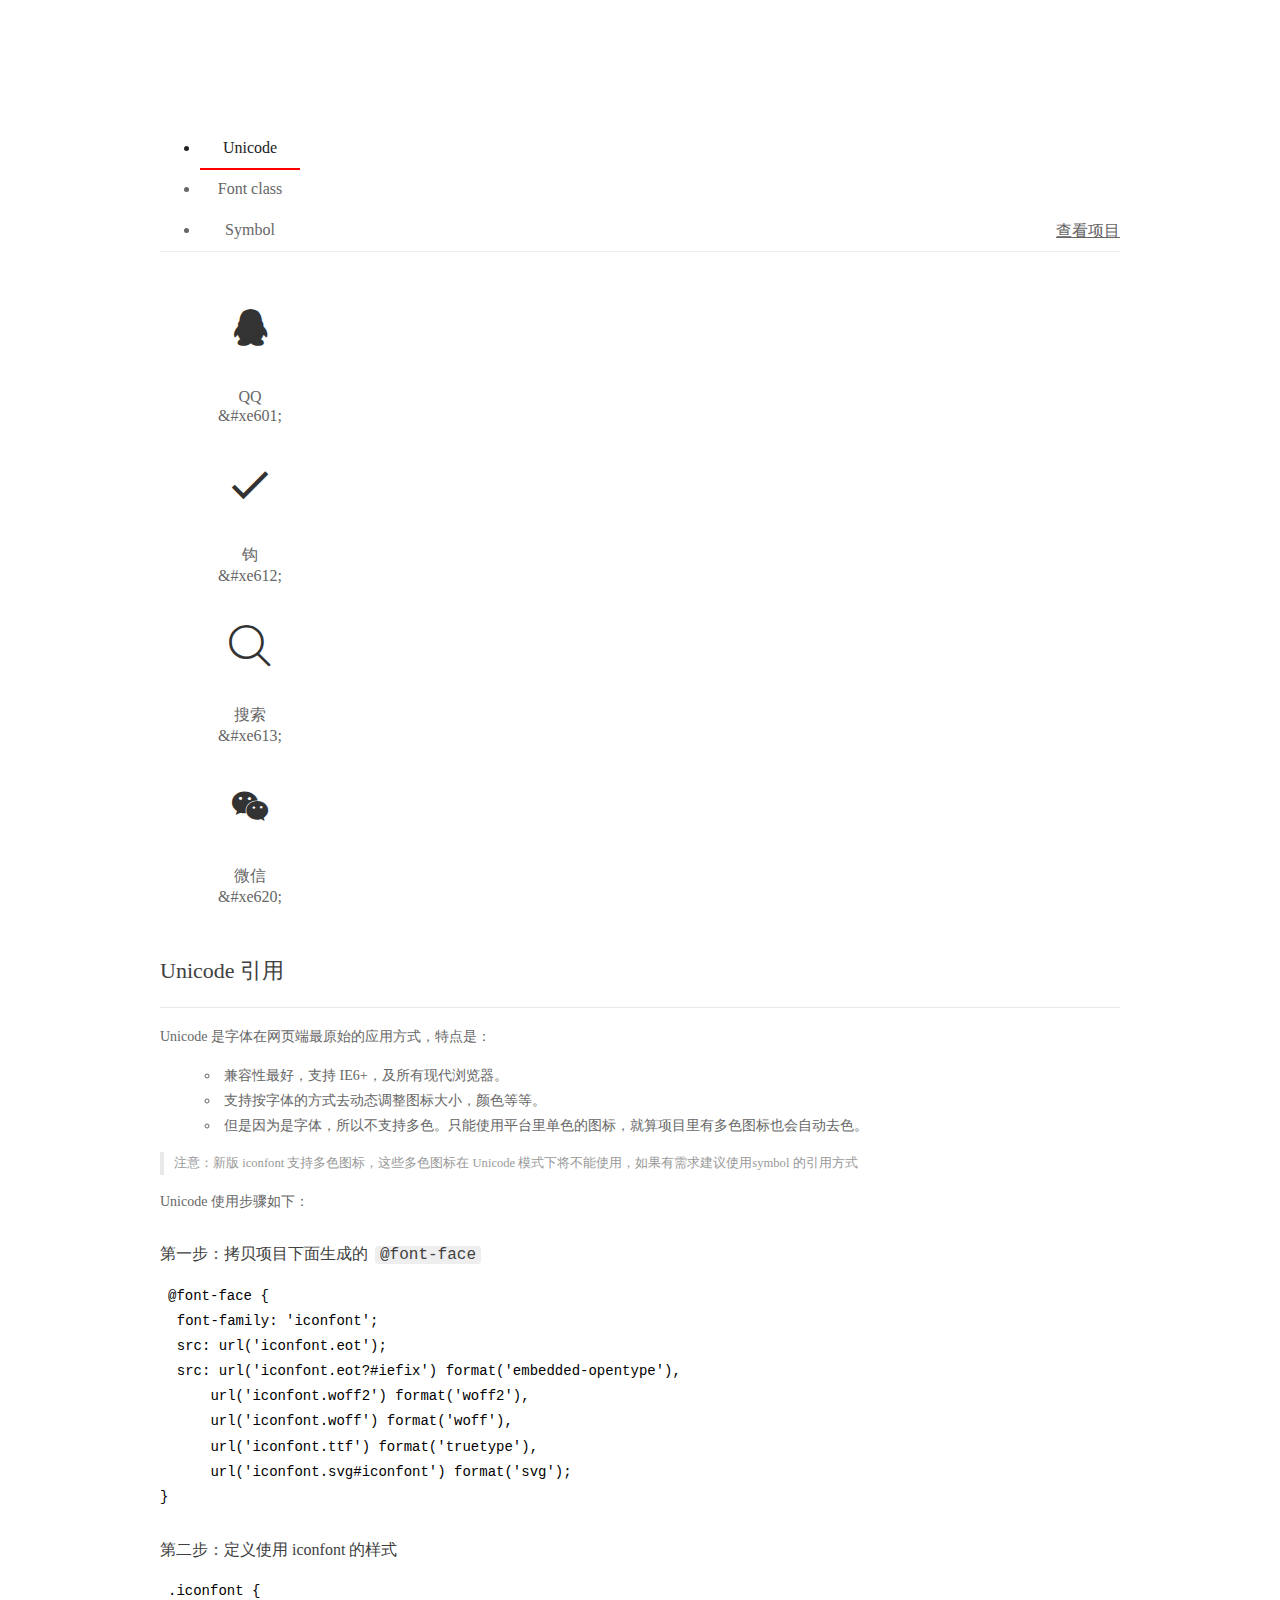
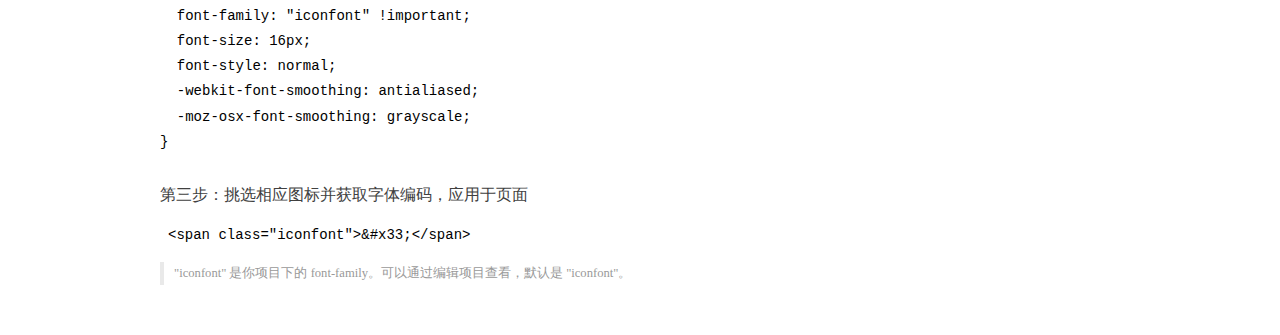
<file: CSS/demo_index.html>
<!DOCTYPE html>
<html>
<head>
  <meta charset="utf-8"/>
  <title>IconFont Demo</title>
  <link rel="shortcut icon" href="https://gtms04.alicdn.com/tps/i4/TB1_oz6GVXXXXaFXpXXJDFnIXXX-64-64.ico" type="image/x-icon"/>
  <link rel="stylesheet" href="https://g.alicdn.com/thx/cube/1.3.2/cube.min.css">
  <link rel="stylesheet" href="demo.css">
  <link rel="stylesheet" href="iconfont.css">
  <script src="iconfont.js"></script>
  <!-- jQuery -->
  <script src="https://a1.alicdn.com/oss/uploads/2018/12/26/7bfddb60-08e8-11e9-9b04-53e73bb6408b.js"></script>
  <!-- 代码高亮 -->
  <script src="https://a1.alicdn.com/oss/uploads/2018/12/26/a3f714d0-08e6-11e9-8a15-ebf944d7534c.js"></script>
</head>
<body>
  <div class="main">
    <h1 class="logo"><a href="https://www.iconfont.cn/" title="iconfont 首页" target="_blank">&#xe86b;</a></h1>
    <div class="nav-tabs">
      <ul id="tabs" class="dib-box">
        <li class="dib active"><span>Unicode</span></li>
        <li class="dib"><span>Font class</span></li>
        <li class="dib"><span>Symbol</span></li>
      </ul>
      
      <a href="https://www.iconfont.cn/manage/index?manage_type=myprojects&projectId=1591359" target="_blank" class="nav-more">查看项目</a>
      
    </div>
    <div class="tab-container">
      <div class="content unicode" style="display: block;">
          <ul class="icon_lists dib-box">
          
            <li class="dib">
              <span class="icon iconfont">&#xe601;</span>
                <div class="name">QQ</div>
                <div class="code-name">&amp;#xe601;</div>
              </li>
          
            <li class="dib">
              <span class="icon iconfont">&#xe612;</span>
                <div class="name">钩</div>
                <div class="code-name">&amp;#xe612;</div>
              </li>
          
            <li class="dib">
              <span class="icon iconfont">&#xe613;</span>
                <div class="name">搜索</div>
                <div class="code-name">&amp;#xe613;</div>
              </li>
          
            <li class="dib">
              <span class="icon iconfont">&#xe620;</span>
                <div class="name">微信</div>
                <div class="code-name">&amp;#xe620;</div>
              </li>
          
          </ul>
          <div class="article markdown">
          <h2 id="unicode-">Unicode 引用</h2>
          <hr>

          <p>Unicode 是字体在网页端最原始的应用方式，特点是：</p>
          <ul>
            <li>兼容性最好，支持 IE6+，及所有现代浏览器。</li>
            <li>支持按字体的方式去动态调整图标大小，颜色等等。</li>
            <li>但是因为是字体，所以不支持多色。只能使用平台里单色的图标，就算项目里有多色图标也会自动去色。</li>
          </ul>
          <blockquote>
            <p>注意：新版 iconfont 支持多色图标，这些多色图标在 Unicode 模式下将不能使用，如果有需求建议使用symbol 的引用方式</p>
          </blockquote>
          <p>Unicode 使用步骤如下：</p>
          <h3 id="-font-face">第一步：拷贝项目下面生成的 <code>@font-face</code></h3>
<pre><code class="language-css"
>@font-face {
  font-family: 'iconfont';
  src: url('iconfont.eot');
  src: url('iconfont.eot?#iefix') format('embedded-opentype'),
      url('iconfont.woff2') format('woff2'),
      url('iconfont.woff') format('woff'),
      url('iconfont.ttf') format('truetype'),
      url('iconfont.svg#iconfont') format('svg');
}
</code></pre>
          <h3 id="-iconfont-">第二步：定义使用 iconfont 的样式</h3>
<pre><code class="language-css"
>.iconfont {
  font-family: "iconfont" !important;
  font-size: 16px;
  font-style: normal;
  -webkit-font-smoothing: antialiased;
  -moz-osx-font-smoothing: grayscale;
}
</code></pre>
          <h3 id="-">第三步：挑选相应图标并获取字体编码，应用于页面</h3>
<pre>
<code class="language-html"
>&lt;span class="iconfont"&gt;&amp;#x33;&lt;/span&gt;
</code></pre>
          <blockquote>
            <p>"iconfont" 是你项目下的 font-family。可以通过编辑项目查看，默认是 "iconfont"。</p>
          </blockquote>
          </div>
      </div>
      <div class="content font-class">
        <ul class="icon_lists dib-box">
          
          <li class="dib">
            <span class="icon iconfont iconicon"></span>
            <div class="name">
              QQ
            </div>
            <div class="code-name">.iconicon
            </div>
          </li>
          
          <li class="dib">
            <span class="icon iconfont icongou"></span>
            <div class="name">
              钩
            </div>
            <div class="code-name">.icongou
            </div>
          </li>
          
          <li class="dib">
            <span class="icon iconfont iconsousuo"></span>
            <div class="name">
              搜索
            </div>
            <div class="code-name">.iconsousuo
            </div>
          </li>
          
          <li class="dib">
            <span class="icon iconfont iconweixin"></span>
            <div class="name">
              微信
            </div>
            <div class="code-name">.iconweixin
            </div>
          </li>
          
        </ul>
        <div class="article markdown">
        <h2 id="font-class-">font-class 引用</h2>
        <hr>

        <p>font-class 是 Unicode 使用方式的一种变种，主要是解决 Unicode 书写不直观，语意不明确的问题。</p>
        <p>与 Unicode 使用方式相比，具有如下特点：</p>
        <ul>
          <li>兼容性良好，支持 IE8+，及所有现代浏览器。</li>
          <li>相比于 Unicode 语意明确，书写更直观。可以很容易分辨这个 icon 是什么。</li>
          <li>因为使用 class 来定义图标，所以当要替换图标时，只需要修改 class 里面的 Unicode 引用。</li>
          <li>不过因为本质上还是使用的字体，所以多色图标还是不支持的。</li>
        </ul>
        <p>使用步骤如下：</p>
        <h3 id="-fontclass-">第一步：引入项目下面生成的 fontclass 代码：</h3>
<pre><code class="language-html">&lt;link rel="stylesheet" href="./iconfont.css"&gt;
</code></pre>
        <h3 id="-">第二步：挑选相应图标并获取类名，应用于页面：</h3>
<pre><code class="language-html">&lt;span class="iconfont iconxxx"&gt;&lt;/span&gt;
</code></pre>
        <blockquote>
          <p>"
            iconfont" 是你项目下的 font-family。可以通过编辑项目查看，默认是 "iconfont"。</p>
        </blockquote>
      </div>
      </div>
      <div class="content symbol">
          <ul class="icon_lists dib-box">
          
            <li class="dib">
                <svg class="icon svg-icon" aria-hidden="true">
                  <use xlink:href="#iconicon"></use>
                </svg>
                <div class="name">QQ</div>
                <div class="code-name">#iconicon</div>
            </li>
          
            <li class="dib">
                <svg class="icon svg-icon" aria-hidden="true">
                  <use xlink:href="#icongou"></use>
                </svg>
                <div class="name">钩</div>
                <div class="code-name">#icongou</div>
            </li>
          
            <li class="dib">
                <svg class="icon svg-icon" aria-hidden="true">
                  <use xlink:href="#iconsousuo"></use>
                </svg>
                <div class="name">搜索</div>
                <div class="code-name">#iconsousuo</div>
            </li>
          
            <li class="dib">
                <svg class="icon svg-icon" aria-hidden="true">
                  <use xlink:href="#iconweixin"></use>
                </svg>
                <div class="name">微信</div>
                <div class="code-name">#iconweixin</div>
            </li>
          
          </ul>
          <div class="article markdown">
          <h2 id="symbol-">Symbol 引用</h2>
          <hr>

          <p>这是一种全新的使用方式，应该说这才是未来的主流，也是平台目前推荐的用法。相关介绍可以参考这篇<a href="">文章</a>
            这种用法其实是做了一个 SVG 的集合，与另外两种相比具有如下特点：</p>
          <ul>
            <li>支持多色图标了，不再受单色限制。</li>
            <li>通过一些技巧，支持像字体那样，通过 <code>font-size</code>, <code>color</code> 来调整样式。</li>
            <li>兼容性较差，支持 IE9+，及现代浏览器。</li>
            <li>浏览器渲染 SVG 的性能一般，还不如 png。</li>
          </ul>
          <p>使用步骤如下：</p>
          <h3 id="-symbol-">第一步：引入项目下面生成的 symbol 代码：</h3>
<pre><code class="language-html">&lt;script src="./iconfont.js"&gt;&lt;/script&gt;
</code></pre>
          <h3 id="-css-">第二步：加入通用 CSS 代码（引入一次就行）：</h3>
<pre><code class="language-html">&lt;style&gt;
.icon {
  width: 1em;
  height: 1em;
  vertical-align: -0.15em;
  fill: currentColor;
  overflow: hidden;
}
&lt;/style&gt;
</code></pre>
          <h3 id="-">第三步：挑选相应图标并获取类名，应用于页面：</h3>
<pre><code class="language-html">&lt;svg class="icon" aria-hidden="true"&gt;
  &lt;use xlink:href="#icon-xxx"&gt;&lt;/use&gt;
&lt;/svg&gt;
</code></pre>
          </div>
      </div>

    </div>
  </div>
  <script>
  $(document).ready(function () {
      $('.tab-container .content:first').show()

      $('#tabs li').click(function (e) {
        var tabContent = $('.tab-container .content')
        var index = $(this).index()

        if ($(this).hasClass('active')) {
          return
        } else {
          $('#tabs li').removeClass('active')
          $(this).addClass('active')

          tabContent.hide().eq(index).fadeIn()
        }
      })
    })
  </script>
</body>
</html>
</file>
<file: CSS/demo.css>
/* Logo 字体 */
@font-face {
  font-family: "iconfont logo";
  src: url('https://at.alicdn.com/t/font_985780_km7mi63cihi.eot?t=1545807318834');
  src: url('https://at.alicdn.com/t/font_985780_km7mi63cihi.eot?t=1545807318834#iefix') format('embedded-opentype'),
    url('https://at.alicdn.com/t/font_985780_km7mi63cihi.woff?t=1545807318834') format('woff'),
    url('https://at.alicdn.com/t/font_985780_km7mi63cihi.ttf?t=1545807318834') format('truetype'),
    url('https://at.alicdn.com/t/font_985780_km7mi63cihi.svg?t=1545807318834#iconfont') format('svg');
}

.logo {
  font-family: "iconfont logo";
  font-size: 160px;
  font-style: normal;
  -webkit-font-smoothing: antialiased;
  -moz-osx-font-smoothing: grayscale;
}

/* tabs */
.nav-tabs {
  position: relative;
}

.nav-tabs .nav-more {
  position: absolute;
  right: 0;
  bottom: 0;
  height: 42px;
  line-height: 42px;
  color: #666;
}

#tabs {
  border-bottom: 1px solid #eee;
}

#tabs li {
  cursor: pointer;
  width: 100px;
  height: 40px;
  line-height: 40px;
  text-align: center;
  font-size: 16px;
  border-bottom: 2px solid transparent;
  position: relative;
  z-index: 1;
  margin-bottom: -1px;
  color: #666;
}


#tabs .active {
  border-bottom-color: #f00;
  color: #222;
}

.tab-container .content {
  display: none;
}

/* 页面布局 */
.main {
  padding: 30px 100px;
  width: 960px;
  margin: 0 auto;
}

.main .logo {
  color: #333;
  text-align: left;
  margin-bottom: 30px;
  line-height: 1;
  height: 110px;
  margin-top: -50px;
  overflow: hidden;
  *zoom: 1;
}

.main .logo a {
  font-size: 160px;
  color: #333;
}

.helps {
  margin-top: 40px;
}

.helps pre {
  padding: 20px;
  margin: 10px 0;
  border: solid 1px #e7e1cd;
  background-color: #fffdef;
  overflow: auto;
}

.icon_lists {
  width: 100% !important;
  overflow: hidden;
  *zoom: 1;
}

.icon_lists li {
  width: 100px;
  margin-bottom: 10px;
  margin-right: 20px;
  text-align: center;
  list-style: none !important;
  cursor: default;
}

.icon_lists li .code-name {
  line-height: 1.2;
}

.icon_lists .icon {
  display: block;
  height: 100px;
  line-height: 100px;
  font-size: 42px;
  margin: 10px auto;
  color: #333;
  -webkit-transition: font-size 0.25s linear, width 0.25s linear;
  -moz-transition: font-size 0.25s linear, width 0.25s linear;
  transition: font-size 0.25s linear, width 0.25s linear;
}

.icon_lists .icon:hover {
  font-size: 100px;
}

.icon_lists .svg-icon {
  /* 通过设置 font-size 来改变图标大小 */
  width: 1em;
  /* 图标和文字相邻时，垂直对齐 */
  vertical-align: -0.15em;
  /* 通过设置 color 来改变 SVG 的颜色/fill */
  fill: currentColor;
  /* path 和 stroke 溢出 viewBox 部分在 IE 下会显示
      normalize.css 中也包含这行 */
  overflow: hidden;
}

.icon_lists li .name,
.icon_lists li .code-name {
  color: #666;
}

/* markdown 样式 */
.markdown {
  color: #666;
  font-size: 14px;
  line-height: 1.8;
}

.highlight {
  line-height: 1.5;
}

.markdown img {
  vertical-align: middle;
  max-width: 100%;
}

.markdown h1 {
  color: #404040;
  font-weight: 500;
  line-height: 40px;
  margin-bottom: 24px;
}

.markdown h2,
.markdown h3,
.markdown h4,
.markdown h5,
.markdown h6 {
  color: #404040;
  margin: 1.6em 0 0.6em 0;
  font-weight: 500;
  clear: both;
}

.markdown h1 {
  font-size: 28px;
}

.markdown h2 {
  font-size: 22px;
}

.markdown h3 {
  font-size: 16px;
}

.markdown h4 {
  font-size: 14px;
}

.markdown h5 {
  font-size: 12px;
}

.markdown h6 {
  font-size: 12px;
}

.markdown hr {
  height: 1px;
  border: 0;
  background: #e9e9e9;
  margin: 16px 0;
  clear: both;
}

.markdown p {
  margin: 1em 0;
}

.markdown>p,
.markdown>blockquote,
.markdown>.highlight,
.markdown>ol,
.markdown>ul {
  width: 80%;
}

.markdown ul>li {
  list-style: circle;
}

.markdown>ul li,
.markdown blockquote ul>li {
  margin-left: 20px;
  padding-left: 4px;
}

.markdown>ul li p,
.markdown>ol li p {
  margin: 0.6em 0;
}

.markdown ol>li {
  list-style: decimal;
}

.markdown>ol li,
.markdown blockquote ol>li {
  margin-left: 20px;
  padding-left: 4px;
}

.markdown code {
  margin: 0 3px;
  padding: 0 5px;
  background: #eee;
  border-radius: 3px;
}

.markdown strong,
.markdown b {
  font-weight: 600;
}

.markdown>table {
  border-collapse: collapse;
  border-spacing: 0px;
  empty-cells: show;
  border: 1px solid #e9e9e9;
  width: 95%;
  margin-bottom: 24px;
}

.markdown>table th {
  white-space: nowrap;
  color: #333;
  font-weight: 600;
}

.markdown>table th,
.markdown>table td {
  border: 1px solid #e9e9e9;
  padding: 8px 16px;
  text-align: left;
}

.markdown>table th {
  background: #F7F7F7;
}

.markdown blockquote {
  font-size: 90%;
  color: #999;
  border-left: 4px solid #e9e9e9;
  padding-left: 0.8em;
  margin: 1em 0;
}

.markdown blockquote p {
  margin: 0;
}

.markdown .anchor {
  opacity: 0;
  transition: opacity 0.3s ease;
  margin-left: 8px;
}

.markdown .waiting {
  color: #ccc;
}

.markdown h1:hover .anchor,
.markdown h2:hover .anchor,
.markdown h3:hover .anchor,
.markdown h4:hover .anchor,
.markdown h5:hover .anchor,
.markdown h6:hover .anchor {
  opacity: 1;
  display: inline-block;
}

.markdown>br,
.markdown>p>br {
  clear: both;
}


.hljs {
  display: block;
  background: white;
  padding: 0.5em;
  color: #333333;
  overflow-x: auto;
}

.hljs-comment,
.hljs-meta {
  color: #969896;
}

.hljs-string,
.hljs-variable,
.hljs-template-variable,
.hljs-strong,
.hljs-emphasis,
.hljs-quote {
  color: #df5000;
}

.hljs-keyword,
.hljs-selector-tag,
.hljs-type {
  color: #a71d5d;
}

.hljs-literal,
.hljs-symbol,
.hljs-bullet,
.hljs-attribute {
  color: #0086b3;
}

.hljs-section,
.hljs-name {
  color: #63a35c;
}

.hljs-tag {
  color: #333333;
}

.hljs-title,
.hljs-attr,
.hljs-selector-id,
.hljs-selector-class,
.hljs-selector-attr,
.hljs-selector-pseudo {
  color: #795da3;
}

.hljs-addition {
  color: #55a532;
  background-color: #eaffea;
}

.hljs-deletion {
  color: #bd2c00;
  background-color: #ffecec;
}

.hljs-link {
  text-decoration: underline;
}

/* 代码高亮 */
/* PrismJS 1.15.0
https://prismjs.com/download.html#themes=prism&languages=markup+css+clike+javascript */
/**
 * prism.js default theme for JavaScript, CSS and HTML
 * Based on dabblet (http://dabblet.com)
 * @author Lea Verou
 */
code[class*="language-"],
pre[class*="language-"] {
  color: black;
  background: none;
  text-shadow: 0 1px white;
  font-family: Consolas, Monaco, 'Andale Mono', 'Ubuntu Mono', monospace;
  text-align: left;
  white-space: pre;
  word-spacing: normal;
  word-break: normal;
  word-wrap: normal;
  line-height: 1.5;

  -moz-tab-size: 4;
  -o-tab-size: 4;
  tab-size: 4;

  -webkit-hyphens: none;
  -moz-hyphens: none;
  -ms-hyphens: none;
  hyphens: none;
}

pre[class*="language-"]::-moz-selection,
pre[class*="language-"] ::-moz-selection,
code[class*="language-"]::-moz-selection,
code[class*="language-"] ::-moz-selection {
  text-shadow: none;
  background: #b3d4fc;
}

pre[class*="language-"]::selection,
pre[class*="language-"] ::selection,
code[class*="language-"]::selection,
code[class*="language-"] ::selection {
  text-shadow: none;
  background: #b3d4fc;
}

@media print {

  code[class*="language-"],
  pre[class*="language-"] {
    text-shadow: none;
  }
}

/* Code blocks */
pre[class*="language-"] {
  padding: 1em;
  margin: .5em 0;
  overflow: auto;
}

:not(pre)>code[class*="language-"],
pre[class*="language-"] {
  background: #f5f2f0;
}

/* Inline code */
:not(pre)>code[class*="language-"] {
  padding: .1em;
  border-radius: .3em;
  white-space: normal;
}

.token.comment,
.token.prolog,
.token.doctype,
.token.cdata {
  color: slategray;
}

.token.punctuation {
  color: #999;
}

.namespace {
  opacity: .7;
}

.token.property,
.token.tag,
.token.boolean,
.token.number,
.token.constant,
.token.symbol,
.token.deleted {
  color: #905;
}

.token.selector,
.token.attr-name,
.token.string,
.token.char,
.token.builtin,
.token.inserted {
  color: #690;
}

.token.operator,
.token.entity,
.token.url,
.language-css .token.string,
.style .token.string {
  color: #9a6e3a;
  background: hsla(0, 0%, 100%, .5);
}

.token.atrule,
.token.attr-value,
.token.keyword {
  color: #07a;
}

.token.function,
.token.class-name {
  color: #DD4A68;
}

.token.regex,
.token.important,
.token.variable {
  color: #e90;
}

.token.important,
.token.bold {
  font-weight: bold;
}

.token.italic {
  font-style: italic;
}

.token.entity {
  cursor: help;
}
</file>
<file: CSS/iconfont.css>
@font-face {font-family: "iconfont";
  src: url('iconfont.eot?t=1579358737048'); /* IE9 */
  src: url('iconfont.eot?t=1579358737048#iefix') format('embedded-opentype'), /* IE6-IE8 */
  url('[data-uri]') format('woff2'),
  url('iconfont.woff?t=1579358737048') format('woff'),
  url('iconfont.ttf?t=1579358737048') format('truetype'), /* chrome, firefox, opera, Safari, Android, iOS 4.2+ */
  url('iconfont.svg?t=1579358737048#iconfont') format('svg'); /* iOS 4.1- */
}

.iconfont {
  font-family: "iconfont" !important;
  font-size: 16px;
  font-style: normal;
  -webkit-font-smoothing: antialiased;
  -moz-osx-font-smoothing: grayscale;
}

.iconicon:before {
  content: "\e601";
}

.icongou:before {
  content: "\e612";
}

.iconsousuo:before {
  content: "\e613";
}

.iconweixin:before {
  content: "\e620";
}
</file>
